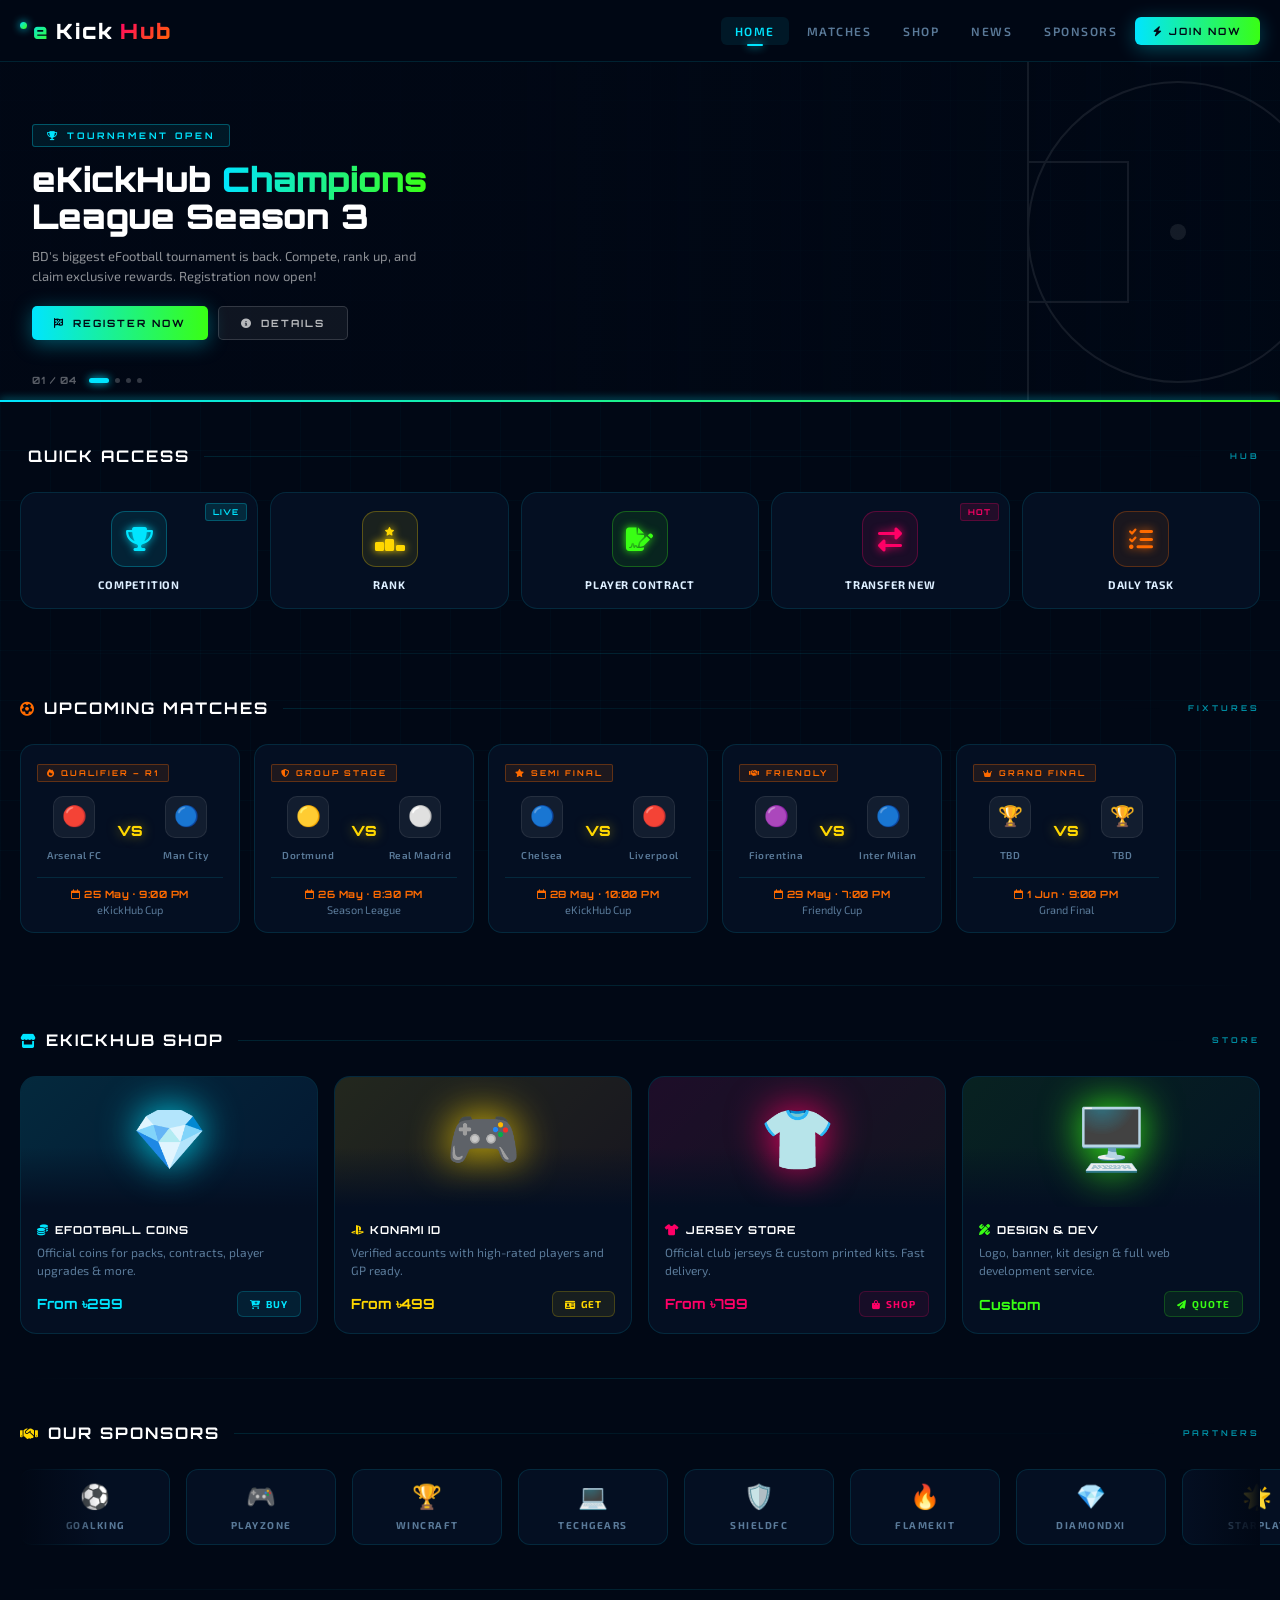
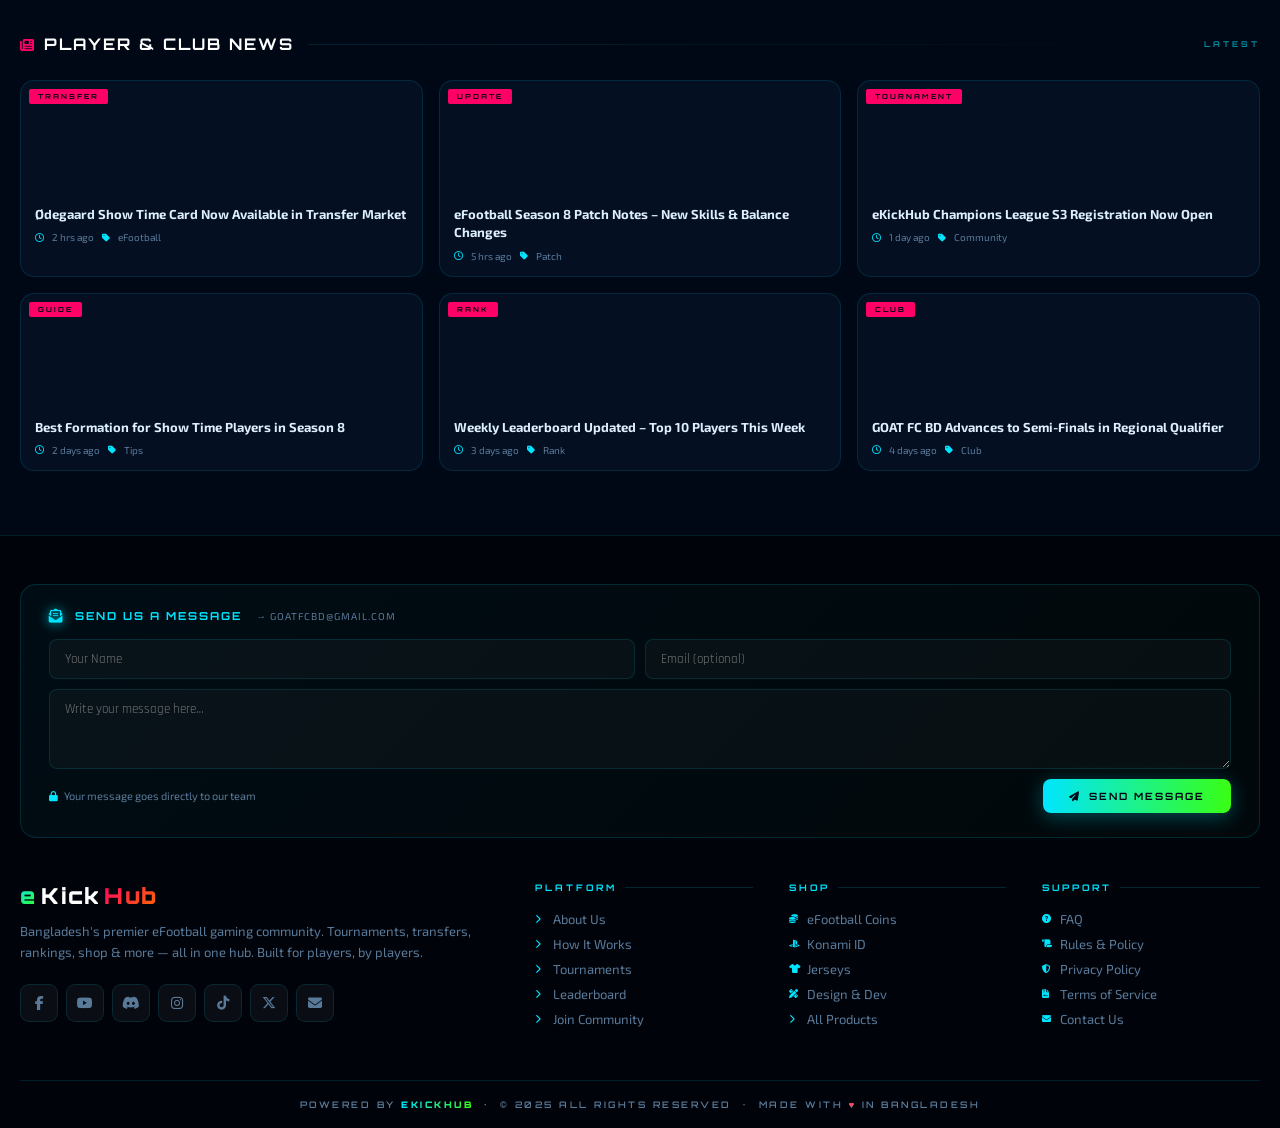
<file: index.html>
<!DOCTYPE html>
<html lang="en">
<head>
<meta charset="UTF-8">
<meta name="viewport" content="width=device-width, initial-scale=1.0">
<title>eKickHub – Your Football Gaming Hub</title>
<link href="https://fonts.googleapis.com/css2?family=Orbitron:wght@400;600;700;900&family=Rajdhani:wght@300;400;500;600;700&family=Exo+2:ital,wght@0,300;0,400;0,600;0,700;1,400&display=swap" rel="stylesheet">
<link rel="stylesheet" href="https://cdnjs.cloudflare.com/ajax/libs/font-awesome/6.5.1/css/all.min.css">
<style>
:root {
  --cyan: #00e5ff;
  --green: #39ff14;
  --pink: #ff0066;
  --orange: #ff6b00;
  --gold: #ffd700;
  --purple: #a855f7;
  --bg: #010815;
  --bg2: #040f22;
  --bg3: #071428;
  --card: rgba(255,255,255,0.03);
  --border: rgba(0,229,255,0.12);
  --txt: #ddeeff;
  --muted: #5a7a99;
  --font-display: 'Orbitron', sans-serif;
  --font-body: 'Rajdhani', sans-serif;
  --font-ui: 'Exo 2', sans-serif;
}
*{margin:0;padding:0;box-sizing:border-box}
html{scroll-behavior:smooth}
body{background:var(--bg);color:var(--txt);font-family:var(--font-body);overflow-x:hidden}

/* GLOBAL BG GRID */
body::before{
  content:'';position:fixed;inset:0;
  background-image:linear-gradient(rgba(0,229,255,.025) 1px,transparent 1px),linear-gradient(90deg,rgba(0,229,255,.025) 1px,transparent 1px);
  background-size:50px 50px;pointer-events:none;z-index:0
}

/* ─── HEADER ─── */
header{
  position:sticky;top:0;z-index:999;
  height:62px;padding:0 20px;
  display:flex;align-items:center;justify-content:space-between;
  background:rgba(1,8,21,.92);backdrop-filter:blur(24px);
  border-bottom:1px solid var(--border);
}
.logo{
  font-family:var(--font-display);font-size:21px;font-weight:900;
  letter-spacing:2px;text-decoration:none;display:flex;align-items:center;gap:6px
}
.logo-e{
  background:linear-gradient(135deg,var(--cyan),var(--green));
  -webkit-background-clip:text;-webkit-text-fill-color:transparent
}
.logo-kick{color:#fff}
.logo-hub{
  background:linear-gradient(135deg,var(--pink),var(--orange));
  -webkit-background-clip:text;-webkit-text-fill-color:transparent
}
.logo-dot{
  width:7px;height:7px;border-radius:50%;
  background:linear-gradient(135deg,var(--cyan),var(--green));
  display:inline-block;margin-bottom:10px;
  box-shadow:0 0 8px var(--cyan);animation:pulse 2s infinite
}
@keyframes pulse{0%,100%{opacity:1;transform:scale(1)}50%{opacity:.6;transform:scale(.8)}}

nav{display:flex;align-items:center;gap:4px}
nav a{
  font-family:var(--font-ui);font-size:12px;font-weight:600;
  letter-spacing:1.5px;text-transform:uppercase;color:var(--muted);
  text-decoration:none;padding:7px 14px;border-radius:6px;transition:all .25s
}
nav a:hover,nav a.active{color:var(--cyan);background:rgba(0,229,255,.08)}
nav a.active{position:relative}
nav a.active::after{
  content:'';position:absolute;bottom:-1px;left:50%;transform:translateX(-50%);
  width:16px;height:2px;background:var(--cyan);border-radius:2px;
  box-shadow:0 0 8px var(--cyan)
}
.nav-cta{
  font-family:var(--font-display);font-size:10px;font-weight:700;
  letter-spacing:2px;text-transform:uppercase;color:var(--bg)!important;
  background:linear-gradient(90deg,var(--cyan),var(--green))!important;
  padding:8px 18px!important;border-radius:6px!important;
  box-shadow:0 4px 20px rgba(0,229,255,.3)!important
}
.nav-cta:hover{transform:translateY(-1px);box-shadow:0 6px 28px rgba(0,229,255,.5)!important}
.hamburger{display:none;flex-direction:column;gap:5px;cursor:pointer;padding:6px}
.hamburger span{display:block;width:22px;height:2px;background:var(--cyan);border-radius:2px;transition:all .3s}
@media(max-width:780px){nav{display:none}.hamburger{display:flex}}

/* ─── MOBILE MENU ─── */
.mob-menu{
  display:none;position:fixed;inset:0;z-index:2000;
  background:rgba(1,8,21,.97);backdrop-filter:blur(30px);
  flex-direction:column;align-items:center;justify-content:center;gap:28px
}
.mob-menu.open{display:flex}
.mob-menu a{
  font-family:var(--font-display);font-size:20px;font-weight:700;
  letter-spacing:3px;text-transform:uppercase;color:var(--muted);text-decoration:none;transition:.3s
}
.mob-menu a:hover{color:var(--cyan)}
.mob-close{position:absolute;top:18px;right:18px;background:none;border:none;color:var(--cyan);font-size:24px;cursor:pointer}

/* ─── HERO SLIDER ─── */
.hero{position:relative;overflow:hidden;z-index:1;height:340px}
@media(max-width:600px){.hero{height:260px}}
.slides-wrap{display:flex;height:100%;transition:transform .65s cubic-bezier(.77,0,.175,1)}
.slide{
  min-width:100%;height:100%;position:relative;
  display:flex;align-items:center;padding:0 32px;
  overflow:hidden
}
.slide-img{
  position:absolute;inset:0;background-size:cover;background-position:center top;
  filter:brightness(.45) saturate(1.2)
}
.slide-overlay{
  position:absolute;inset:0;
  background:linear-gradient(90deg,rgba(1,8,21,.92) 40%,rgba(1,8,21,.2) 100%)
}
.slide-content{position:relative;z-index:2;max-width:540px}
.slide-pill{
  display:inline-flex;align-items:center;gap:7px;
  font-family:var(--font-display);font-size:9px;font-weight:700;
  letter-spacing:3px;text-transform:uppercase;
  padding:5px 14px;border-radius:3px;margin-bottom:14px;
  border:1px solid currentColor
}
.slide h2{
  font-family:var(--font-display);
  font-size:clamp(18px,3.5vw,34px);font-weight:900;
  color:#fff;line-height:1.1;margin-bottom:10px
}
.slide h2 em{
  font-style:normal;
  background:linear-gradient(90deg,var(--cyan),var(--green));
  -webkit-background-clip:text;-webkit-text-fill-color:transparent
}
.slide p{font-family:var(--font-ui);font-size:13px;color:rgba(255,255,255,.55);margin-bottom:20px;line-height:1.55;max-width:400px}
.slide-btns{display:flex;gap:10px;flex-wrap:wrap}
.btn{
  display:inline-flex;align-items:center;gap:8px;
  font-family:var(--font-display);font-size:10px;font-weight:700;
  letter-spacing:2px;text-transform:uppercase;
  padding:10px 22px;border-radius:5px;text-decoration:none;
  transition:all .3s;cursor:pointer;border:none
}
.btn-primary{
  color:var(--bg);
  background:linear-gradient(90deg,var(--cyan),var(--green));
  box-shadow:0 4px 20px rgba(0,229,255,.35)
}
.btn-primary:hover{transform:translateY(-2px);box-shadow:0 8px 32px rgba(0,229,255,.5)}
.btn-ghost{
  color:rgba(255,255,255,.7);background:rgba(255,255,255,.06);
  border:1px solid rgba(255,255,255,.15)
}
.btn-ghost:hover{color:#fff;background:rgba(255,255,255,.12);border-color:rgba(255,255,255,.3)}

/* slide counter + dots */
.slider-ui{
  position:absolute;bottom:16px;left:32px;
  display:flex;align-items:center;gap:12px;z-index:5
}
.slide-counter{
  font-family:var(--font-display);font-size:10px;font-weight:700;
  color:rgba(255,255,255,.35);letter-spacing:1px
}
.dots{display:flex;gap:6px}
.dot{
  width:5px;height:5px;border-radius:50%;
  background:rgba(255,255,255,.2);cursor:pointer;transition:all .3s
}
.dot.active{
  background:var(--cyan);width:20px;border-radius:3px;
  box-shadow:0 0 8px var(--cyan)
}
/* progress bar */
.slide-prog{
  position:absolute;bottom:0;left:0;height:2px;
  background:linear-gradient(90deg,var(--cyan),var(--green));
  z-index:5;transition:width .1s linear;box-shadow:0 0 8px var(--cyan)
}

/* ─── SECTIONS WRAPPER ─── */
.wrap{max-width:1280px;margin:0 auto;padding:0 20px}
section{position:relative;z-index:1;padding:44px 0}
.sec-head{display:flex;align-items:center;gap:14px;margin-bottom:26px;padding:0 20px}
.sec-head h3{
  font-family:var(--font-display);font-size:clamp(12px,2vw,16px);
  font-weight:700;letter-spacing:2px;text-transform:uppercase;color:#fff;
  white-space:nowrap
}
.sec-line{flex:1;height:1px;background:linear-gradient(90deg,var(--border),transparent)}
.sec-tag{
  font-family:var(--font-display);font-size:8px;font-weight:700;
  letter-spacing:3px;color:var(--cyan);opacity:.6;white-space:nowrap;
  text-transform:uppercase
}
.sep{height:1px;background:linear-gradient(90deg,transparent,var(--border),transparent);margin:0 20px}

/* ─── QUICK ACCESS ─── */
.quick-grid{
  display:grid;
  grid-template-columns:repeat(5,1fr);
  gap:12px;padding:0 20px
}
@media(max-width:900px){.quick-grid{grid-template-columns:repeat(3,1fr)}}
@media(max-width:500px){.quick-grid{grid-template-columns:repeat(2,1fr);gap:10px}}

.qcard{
  position:relative;overflow:hidden;
  background:var(--bg2);
  border:1px solid var(--border);
  border-radius:16px;padding:18px 12px 16px;
  display:flex;flex-direction:column;align-items:center;gap:11px;
  cursor:pointer;transition:all .3s;text-decoration:none
}
.qcard::before{
  content:'';position:absolute;inset:0;
  background:var(--qglow,rgba(0,229,255,.05));opacity:0;transition:.3s;border-radius:16px
}
.qcard::after{
  content:'';position:absolute;
  inset:-1px;border-radius:16px;
  background:linear-gradient(135deg,var(--qa,var(--cyan)) 0%,transparent 60%);
  opacity:0;transition:.3s;z-index:0
}
.qcard:hover::before{opacity:1}
.qcard:hover::after{opacity:.15}
.qcard:hover{transform:translateY(-5px);border-color:var(--qa,var(--cyan));box-shadow:0 12px 40px var(--qglow,rgba(0,229,255,.2))}

.qi{
  width:56px;height:56px;border-radius:14px;
  background:var(--qibg,rgba(0,229,255,.08));
  border:1px solid var(--qiborder,rgba(0,229,255,.25));
  display:flex;align-items:center;justify-content:center;
  font-size:24px;color:var(--qa,var(--cyan));
  position:relative;z-index:1;transition:.3s
}
.qcard:hover .qi{box-shadow:0 0 20px var(--qglow,rgba(0,229,255,.3))}
.qi i{filter:drop-shadow(0 0 4px currentColor)}

.qlabel{
  font-family:var(--font-ui);font-size:11px;font-weight:700;
  letter-spacing:.8px;text-transform:uppercase;
  color:var(--txt);text-align:center;
  position:relative;z-index:1;line-height:1.3
}
.qbadge{
  position:absolute;top:10px;right:10px;
  font-family:var(--font-display);font-size:8px;font-weight:700;
  letter-spacing:1px;text-transform:uppercase;
  padding:3px 7px;border-radius:3px;z-index:2
}

/* ─── UPCOMING MATCHES ─── */
.matches-scroll{
  display:flex;gap:14px;overflow-x:auto;padding:0 20px 8px;
  scrollbar-width:thin;scrollbar-color:var(--cyan) transparent
}
.matches-scroll::-webkit-scrollbar{height:3px}
.matches-scroll::-webkit-scrollbar-thumb{background:var(--cyan);border-radius:2px}

.mcard{
  min-width:220px;background:var(--bg2);border:1px solid var(--border);
  border-radius:14px;padding:16px;flex-shrink:0;transition:all .3s;position:relative;overflow:hidden
}
.mcard::before{
  content:'';position:absolute;top:0;left:0;right:0;height:2px;
  background:linear-gradient(90deg,var(--orange),var(--pink));opacity:0;transition:.3s
}
.mcard:hover{transform:translateY(-4px);border-color:rgba(255,107,0,.4);box-shadow:0 10px 30px rgba(255,107,0,.15)}
.mcard:hover::before{opacity:1}
.mbadge{
  display:inline-flex;align-items:center;gap:5px;
  font-family:var(--font-display);font-size:8px;font-weight:700;
  letter-spacing:2px;text-transform:uppercase;
  color:var(--orange);background:rgba(255,107,0,.1);
  border:1px solid rgba(255,107,0,.3);padding:3px 9px;border-radius:2px;margin-bottom:14px
}
.mbadge i{font-size:8px}
.mteams{display:flex;align-items:center;justify-content:space-between;margin-bottom:12px}
.mteam{text-align:center;flex:1}
.mteam-icon{
  width:42px;height:42px;border-radius:10px;
  background:rgba(255,255,255,.06);border:1px solid rgba(255,255,255,.08);
  display:flex;align-items:center;justify-content:center;
  font-size:20px;margin:0 auto 6px
}
.mteam span{font-family:var(--font-ui);font-size:10px;font-weight:600;color:var(--muted);letter-spacing:.5px}
.mvs{
  font-family:var(--font-display);font-size:14px;font-weight:900;
  color:var(--gold);padding:0 6px;
  text-shadow:0 0 12px rgba(255,215,0,.5)
}
.mtime{
  text-align:center;font-family:var(--font-ui);font-size:11px;color:var(--muted);
  border-top:1px solid var(--border);padding-top:10px;display:flex;flex-direction:column;gap:3px
}
.mtime strong{color:var(--orange);font-family:var(--font-display);font-size:10px;letter-spacing:.5px}

/* ─── SHOP ─── */
.shop-grid{
  display:grid;grid-template-columns:repeat(4,1fr);gap:16px;padding:0 20px
}
@media(max-width:900px){.shop-grid{grid-template-columns:repeat(2,1fr)}}
@media(max-width:480px){.shop-grid{grid-template-columns:repeat(2,1fr);gap:10px}}

.scard{
  background:var(--bg2);border:1px solid var(--border);
  border-radius:16px;overflow:hidden;transition:all .35s;text-decoration:none;display:block
}
.scard:hover{transform:translateY(-7px);border-color:var(--sa,var(--cyan));box-shadow:0 16px 50px var(--sg,rgba(0,229,255,.18))}
.sthumb{
  height:130px;display:flex;align-items:center;justify-content:center;
  background:var(--sbg);position:relative;overflow:hidden
}
.sthumb::after{
  content:'';position:absolute;bottom:0;left:0;right:0;height:60px;
  background:linear-gradient(transparent,var(--bg2))
}
.sthumb-icon{font-size:60px;filter:drop-shadow(0 0 20px var(--sa,var(--cyan)));z-index:1}
.sbody{padding:16px}
.sbody h4{
  font-family:var(--font-display);font-size:11px;font-weight:700;
  color:#fff;margin-bottom:6px;letter-spacing:1px;text-transform:uppercase
}
.sbody p{font-family:var(--font-ui);font-size:12px;color:var(--muted);margin-bottom:12px;line-height:1.5}
.s-footer{display:flex;align-items:center;justify-content:space-between}
.sprice{
  font-family:var(--font-display);font-size:14px;font-weight:700;
  color:var(--sa,var(--cyan))
}
.sbtn{
  display:inline-flex;align-items:center;gap:5px;
  font-family:var(--font-ui);font-size:10px;font-weight:700;
  letter-spacing:1px;text-transform:uppercase;
  color:var(--sa,var(--cyan));background:rgba(0,229,255,.08);
  border:1px solid rgba(0,229,255,.2);padding:6px 12px;border-radius:6px;
  text-decoration:none;transition:all .3s
}
.sbtn:hover{background:rgba(0,229,255,.15);border-color:var(--sa,var(--cyan))}
.sbtn i{font-size:9px}

/* ─── SPONSORS ─── */
.sponsors-wrap{overflow:hidden;position:relative;padding:0 20px}
.sponsors-wrap::before,.sponsors-wrap::after{
  content:'';position:absolute;top:0;bottom:0;width:80px;z-index:2;pointer-events:none
}
.sponsors-wrap::before{left:20px;background:linear-gradient(90deg,var(--bg),transparent)}
.sponsors-wrap::after{right:20px;background:linear-gradient(270deg,var(--bg),transparent)}
.sponsors-inner{display:flex;gap:16px;animation:scrollS 22s linear infinite;width:max-content}
@keyframes scrollS{0%{transform:translateX(0)}100%{transform:translateX(-50%)}}
.sp-item{
  min-width:150px;height:76px;background:var(--bg2);
  border:1px solid var(--border);border-radius:12px;
  display:flex;flex-direction:column;align-items:center;justify-content:center;
  gap:6px;padding:10px 18px;transition:all .3s;flex-shrink:0
}
.sp-item:hover{border-color:var(--gold);box-shadow:0 4px 20px rgba(255,215,0,.15);transform:translateY(-3px)}
.sp-logo{font-size:24px}
.sp-name{font-family:var(--font-ui);font-size:10px;font-weight:700;color:var(--muted);letter-spacing:1.5px;text-transform:uppercase}

/* ─── NEWS ─── */
.news-grid{
  display:grid;grid-template-columns:repeat(3,1fr);gap:16px;padding:0 20px
}
@media(max-width:768px){.news-grid{grid-template-columns:1fr 1fr}}
@media(max-width:480px){.news-grid{grid-template-columns:1fr}}

.ncard{
  background:var(--bg2);border:1px solid var(--border);
  border-radius:14px;overflow:hidden;transition:all .3s;text-decoration:none;cursor:pointer
}
.ncard:hover{transform:translateY(-4px);border-color:rgba(255,0,102,.4);box-shadow:0 10px 32px rgba(255,0,102,.12)}
.nthumb{
  height:110px;display:flex;align-items:center;justify-content:center;
  font-size:44px;position:relative;overflow:hidden;
  background:linear-gradient(135deg,rgba(255,0,102,.1),rgba(255,107,0,.08))
}
.ncat{
  position:absolute;top:8px;left:8px;
  font-family:var(--font-display);font-size:7px;font-weight:700;
  letter-spacing:2px;text-transform:uppercase;
  color:var(--bg);background:var(--pink);padding:3px 9px;border-radius:2px
}
.nbody{padding:14px}
.nbody h4{
  font-family:var(--font-ui);font-size:13px;font-weight:700;
  color:var(--txt);margin-bottom:8px;line-height:1.4
}
.nmeta{
  display:flex;align-items:center;gap:8px;
  font-family:var(--font-ui);font-size:10px;color:var(--muted)
}
.nmeta i{font-size:9px;color:var(--cyan)}

/* ─── FOOTER ─── */
footer{
  background:rgba(0,0,0,.5);border-top:1px solid var(--border);
  position:relative;z-index:1;margin-top:20px
}
.footer-inner{max-width:1280px;margin:0 auto;padding:48px 20px 0}

/* contact */
.contact-box{
  background:linear-gradient(135deg,rgba(0,229,255,.04),rgba(57,255,20,.02));
  border:1px solid rgba(0,229,255,.15);border-radius:16px;
  padding:24px 28px;margin-bottom:44px
}
.contact-title{
  font-family:var(--font-display);font-size:11px;font-weight:700;
  letter-spacing:2px;text-transform:uppercase;color:var(--cyan);
  margin-bottom:16px;display:flex;align-items:center;gap:10px
}
.contact-title i{font-size:14px;filter:drop-shadow(0 0 6px var(--cyan))}
.cform{display:grid;grid-template-columns:1fr 1fr;gap:10px}
@media(max-width:600px){.cform{grid-template-columns:1fr}}
.cform input,.cform textarea{
  background:rgba(255,255,255,.03);
  border:1px solid rgba(0,229,255,.12);border-radius:8px;
  padding:11px 15px;color:var(--txt);
  font-family:var(--font-body);font-size:13px;outline:none;transition:.3s
}
.cform input:focus,.cform textarea:focus{border-color:var(--cyan);background:rgba(0,229,255,.04)}
.cform textarea{grid-column:1/-1;min-height:80px;resize:vertical}
.cform-row{grid-column:1/-1;display:flex;align-items:center;justify-content:space-between;flex-wrap:wrap;gap:10px}
.mail-note{font-family:var(--font-ui);font-size:11px;color:var(--muted);display:flex;align-items:center;gap:6px}
.mail-note i{color:var(--cyan);font-size:10px}
.cform button{
  font-family:var(--font-display);font-size:10px;font-weight:700;
  letter-spacing:2px;text-transform:uppercase;color:var(--bg);
  background:linear-gradient(90deg,var(--cyan),var(--green));
  border:none;padding:11px 26px;border-radius:8px;cursor:pointer;
  transition:all .3s;display:flex;align-items:center;gap:8px;
  box-shadow:0 4px 20px rgba(0,229,255,.3)
}
.cform button:hover{transform:translateY(-2px);box-shadow:0 8px 30px rgba(0,229,255,.45)}

/* footer grid */
.footer-grid{
  display:grid;grid-template-columns:2.2fr 1fr 1fr 1fr;gap:36px;margin-bottom:44px
}
@media(max-width:768px){.footer-grid{grid-template-columns:1fr 1fr;gap:28px}}
@media(max-width:480px){.footer-grid{grid-template-columns:1fr;gap:24px}}

.f-logo{
  font-family:var(--font-display);font-size:22px;font-weight:900;
  letter-spacing:2px;margin-bottom:12px;display:flex;align-items:center;gap:4px
}
.f-desc{font-family:var(--font-ui);font-size:13px;color:var(--muted);line-height:1.65;margin-bottom:20px}
.socials{display:flex;gap:8px;flex-wrap:wrap}
.soc{
  width:38px;height:38px;border-radius:9px;
  background:rgba(255,255,255,.04);border:1px solid var(--border);
  display:flex;align-items:center;justify-content:center;
  color:var(--muted);font-size:14px;text-decoration:none;transition:all .3s
}
.soc:hover{background:rgba(0,229,255,.1);border-color:var(--cyan);color:var(--cyan);transform:translateY(-3px);box-shadow:0 6px 18px rgba(0,229,255,.2)}

.fcol h5{
  font-family:var(--font-display);font-size:9px;font-weight:700;
  letter-spacing:3px;text-transform:uppercase;color:var(--cyan);
  margin-bottom:18px;display:flex;align-items:center;gap:8px
}
.fcol h5::after{content:'';flex:1;height:1px;background:rgba(0,229,255,.15)}
.fcol ul{list-style:none}
.fcol ul li{margin-bottom:9px}
.fcol ul li a{
  font-family:var(--font-ui);font-size:13px;color:var(--muted);
  text-decoration:none;transition:.25s;display:flex;align-items:center;gap:8px
}
.fcol ul li a:hover{color:var(--txt);padding-left:4px}
.fcol ul li a i{font-size:9px;color:var(--cyan);width:10px}

.footer-bottom{
  border-top:1px solid var(--border);padding:18px 0;
  display:flex;align-items:center;justify-content:center
}
.footer-bottom p{
  font-family:var(--font-display);font-size:9px;font-weight:600;
  letter-spacing:2.5px;color:var(--muted);text-transform:uppercase;text-align:center
}
.footer-bottom span{
  background:linear-gradient(90deg,var(--cyan),var(--green));
  -webkit-background-clip:text;-webkit-text-fill-color:transparent;font-weight:900
}

/* ─── TOAST ─── */
#toast{
  position:fixed;bottom:24px;right:24px;z-index:9999;
  background:rgba(1,8,21,.97);border:1px solid var(--green);border-radius:10px;
  padding:14px 20px;font-family:var(--font-ui);font-size:13px;
  color:var(--green);display:none;align-items:center;gap:10px;
  box-shadow:0 8px 32px rgba(57,255,20,.25);max-width:290px;animation:tin .4s ease
}
#toast.show{display:flex}
@keyframes tin{from{transform:translateX(80px);opacity:0}to{transform:translateX(0);opacity:1}}

/* pitch bg for slides */
.pitch-bg{
  position:absolute;inset:0;overflow:hidden
}
.pitch-lines{
  position:absolute;bottom:0;right:0;width:55%;height:100%;
  opacity:.08
}
</style>
</head>
<body>

<!-- ░░ HEADER ░░ -->
<header>
  <a href="#" class="logo">
    <div class="logo-dot"></div>
    <span class="logo-e">e</span><span class="logo-kick">Kick</span><span class="logo-hub">Hub</span>
  </a>
  <nav>
    <a href="#" class="active">Home</a>
    <a href="#matches">Matches</a>
    <a href="#shop">Shop</a>
    <a href="#news">News</a>
    <a href="#sponsors">Sponsors</a>
    <a href="#contact" class="nav-cta"><i class="fa-solid fa-bolt"></i> Join Now</a>
  </nav>
  <div class="hamburger" onclick="toggleMenu()">
    <span></span><span></span><span></span>
  </div>
</header>

<!-- ░░ MOBILE MENU ░░ -->
<div class="mob-menu" id="mobMenu">
  <button class="mob-close" onclick="toggleMenu()"><i class="fa-solid fa-xmark"></i></button>
  <a href="#" onclick="toggleMenu()">Home</a>
  <a href="#matches" onclick="toggleMenu()">Matches</a>
  <a href="#shop" onclick="toggleMenu()">Shop</a>
  <a href="#news" onclick="toggleMenu()">News</a>
  <a href="#sponsors" onclick="toggleMenu()">Sponsors</a>
  <a href="#contact" onclick="toggleMenu()" class="btn btn-primary" style="font-size:13px"><i class="fa-solid fa-bolt"></i> Join Now</a>
</div>

<!-- ░░ HERO SLIDER ░░ -->
<div class="hero">
  <div class="slides-wrap" id="slidesWrap">

    <!-- SLIDE 1 – Tournament -->
    <div class="slide">
      <div class="slide-img" style="background-image:url('https://images.unsplash.com/photo-1574629810360-7efbbe195018?w=1400&q=80')"></div>
      <div class="slide-overlay"></div>
      <div class="pitch-bg">
        <svg class="pitch-lines" viewBox="0 0 500 340" fill="none" xmlns="http://www.w3.org/2000/svg">
          <circle cx="500" cy="170" r="150" stroke="white" stroke-width="2"/>
          <line x1="350" y1="0" x2="350" y2="340" stroke="white" stroke-width="2"/>
          <rect x="350" y="100" width="100" height="140" stroke="white" stroke-width="2"/>
          <circle cx="500" cy="170" r="8" fill="white"/>
        </svg>
      </div>
      <div class="slide-content">
        <div class="slide-pill" style="color:var(--cyan);border-color:rgba(0,229,255,.3);background:rgba(0,229,255,.08)">
          <i class="fa-solid fa-trophy"></i> Tournament Open
        </div>
        <h2>eKickHub <em>Champions</em><br>League Season 3</h2>
        <p>BD's biggest eFootball tournament is back. Compete, rank up, and claim exclusive rewards. Registration now open!</p>
        <div class="slide-btns">
          <a href="#" class="btn btn-primary"><i class="fa-solid fa-flag-checkered"></i> Register Now</a>
          <a href="#" class="btn btn-ghost"><i class="fa-solid fa-circle-info"></i> Details</a>
        </div>
      </div>
    </div>

    <!-- SLIDE 2 – Sponsor -->
    <div class="slide">
      <div class="slide-img" style="background-image:url('https://images.unsplash.com/photo-1551958219-acbc560f5c37?w=1400&q=80')"></div>
      <div class="slide-overlay" style="background:linear-gradient(90deg,rgba(1,8,21,.92) 40%,rgba(1,8,21,.15) 100%)"></div>
      <div class="slide-content">
        <div class="slide-pill" style="color:var(--gold);border-color:rgba(255,215,0,.3);background:rgba(255,215,0,.07)">
          <i class="fa-solid fa-handshake"></i> New Partner
        </div>
        <h2>Welcome <em style="background:linear-gradient(90deg,var(--gold),var(--orange));-webkit-background-clip:text">GoalKing</em><br>Official Sponsor</h2>
        <p>We're proud to announce GoalKing as our new official sponsor. Bigger prize pools, exclusive kits & more coming soon.</p>
        <div class="slide-btns">
          <a href="#sponsors" class="btn btn-primary" style="background:linear-gradient(90deg,var(--gold),var(--orange))"><i class="fa-solid fa-star"></i> View Sponsors</a>
          <a href="#" class="btn btn-ghost"><i class="fa-solid fa-newspaper"></i> Read More</a>
        </div>
      </div>
    </div>

    <!-- SLIDE 3 – eFootball Cards -->
    <div class="slide">
      <div class="slide-img" style="background-image:url('https://images.unsplash.com/photo-1596166538443-ce7e7a5ead8f?w=1400&q=80')"></div>
      <div class="slide-overlay" style="background:linear-gradient(90deg,rgba(1,8,21,.93) 40%,rgba(1,8,21,.1) 100%)"></div>
      <div class="slide-content">
        <div class="slide-pill" style="color:var(--pink);border-color:rgba(255,0,102,.3);background:rgba(255,0,102,.08)">
          <i class="fa-solid fa-gamepad"></i> Show Time
        </div>
        <h2><em style="background:linear-gradient(90deg,var(--pink),var(--orange));-webkit-background-clip:text">Show Time</em><br>Cards Available</h2>
        <p>Top season performers now live. Grab Ødegaard, Mbappé & more before the event ends in 6 days!</p>
        <div class="slide-btns">
          <a href="#shop" class="btn btn-primary" style="background:linear-gradient(90deg,var(--pink),var(--orange))"><i class="fa-solid fa-cart-shopping"></i> Visit Shop</a>
          <a href="#" class="btn btn-ghost"><i class="fa-solid fa-eye"></i> Preview</a>
        </div>
      </div>
    </div>

    <!-- SLIDE 4 – Jersey -->
    <div class="slide">
      <div class="slide-img" style="background-image:url('https://images.unsplash.com/photo-1606925797300-0b35e9d1794e?w=1400&q=80')"></div>
      <div class="slide-overlay"></div>
      <div class="slide-content">
        <div class="slide-pill" style="color:var(--green);border-color:rgba(57,255,20,.3);background:rgba(57,255,20,.07)">
          <i class="fa-solid fa-shirt"></i> New Arrivals
        </div>
        <h2>Custom <em style="background:linear-gradient(90deg,var(--green),var(--cyan));-webkit-background-clip:text">Jerseys</em><br>Now Available</h2>
        <p>Design your club's official kit or order premium football jerseys. Fast delivery across Bangladesh.</p>
        <div class="slide-btns">
          <a href="#shop" class="btn btn-primary" style="background:linear-gradient(90deg,var(--green),var(--cyan))"><i class="fa-solid fa-shirt"></i> Order Jersey</a>
          <a href="#" class="btn btn-ghost"><i class="fa-solid fa-palette"></i> Custom Design</a>
        </div>
      </div>
    </div>

  </div>

  <!-- slider UI -->
  <div class="slider-ui">
    <span class="slide-counter" id="counter">01 / 04</span>
    <div class="dots" id="dots">
      <div class="dot active" onclick="goSlide(0)"></div>
      <div class="dot" onclick="goSlide(1)"></div>
      <div class="dot" onclick="goSlide(2)"></div>
      <div class="dot" onclick="goSlide(3)"></div>
    </div>
  </div>
  <div class="slide-prog" id="prog" style="width:0%"></div>
</div>

<!-- ░░ QUICK ACCESS ░░ -->
<section>
  <div class="sec-head">
    <h3><i class="fa-solid fa-grid-2" style="color:var(--cyan);margin-right:8px;font-size:14px"></i>Quick Access</h3>
    <div class="sec-line"></div>
    <span class="sec-tag">Hub</span>
  </div>
  <div class="quick-grid">

    <a href="#" class="qcard" style="--qa:var(--cyan);--qibg:rgba(0,229,255,.09);--qiborder:rgba(0,229,255,.28);--qglow:rgba(0,229,255,.22)">
      <div class="qbadge" style="color:var(--cyan);background:rgba(0,229,255,.12);border:1px solid rgba(0,229,255,.25)">Live</div>
      <div class="qi"><i class="fa-solid fa-trophy"></i></div>
      <span class="qlabel">Competition</span>
    </a>

    <a href="#" class="qcard" style="--qa:var(--gold);--qibg:rgba(255,215,0,.09);--qiborder:rgba(255,215,0,.28);--qglow:rgba(255,215,0,.22)">
      <div class="qi" style="color:var(--gold)"><i class="fa-solid fa-ranking-star"></i></div>
      <span class="qlabel">Rank</span>
    </a>

    <a href="#" class="qcard" style="--qa:var(--green);--qibg:rgba(57,255,20,.09);--qiborder:rgba(57,255,20,.28);--qglow:rgba(57,255,20,.22)">
      <div class="qi" style="color:var(--green)"><i class="fa-solid fa-file-signature"></i></div>
      <span class="qlabel">Player Contract</span>
    </a>

    <a href="#" class="qcard" style="--qa:var(--pink);--qibg:rgba(255,0,102,.09);--qiborder:rgba(255,0,102,.28);--qglow:rgba(255,0,102,.22)">
      <div class="qbadge" style="color:var(--pink);background:rgba(255,0,102,.12);border:1px solid rgba(255,0,102,.25)">Hot</div>
      <div class="qi" style="color:var(--pink)"><i class="fa-solid fa-right-left"></i></div>
      <span class="qlabel">Transfer New</span>
    </a>

    <a href="#" class="qcard" style="--qa:var(--orange);--qibg:rgba(255,107,0,.09);--qiborder:rgba(255,107,0,.28);--qglow:rgba(255,107,0,.22)">
      <div class="qi" style="color:var(--orange)"><i class="fa-solid fa-list-check"></i></div>
      <span class="qlabel">Daily Task</span>
    </a>

  </div>
</section>

<div class="sep"></div>

<!-- ░░ UPCOMING MATCHES ░░ -->
<section id="matches">
  <div class="sec-head">
    <h3><i class="fa-solid fa-futbol" style="color:var(--orange);margin-right:8px;font-size:14px"></i>Upcoming Matches</h3>
    <div class="sec-line"></div>
    <span class="sec-tag">Fixtures</span>
  </div>
  <div class="matches-scroll">

    <div class="mcard">
      <div class="mbadge"><i class="fa-solid fa-fire"></i> Qualifier – R1</div>
      <div class="mteams">
        <div class="mteam"><div class="mteam-icon">🔴</div><span>Arsenal FC</span></div>
        <div class="mvs">VS</div>
        <div class="mteam"><div class="mteam-icon">🔵</div><span>Man City</span></div>
      </div>
      <div class="mtime"><strong><i class="fa-regular fa-calendar"></i> 25 May · 9:00 PM</strong><span>eKickHub Cup</span></div>
    </div>

    <div class="mcard">
      <div class="mbadge"><i class="fa-solid fa-shield-halved"></i> Group Stage</div>
      <div class="mteams">
        <div class="mteam"><div class="mteam-icon">🟡</div><span>Dortmund</span></div>
        <div class="mvs">VS</div>
        <div class="mteam"><div class="mteam-icon">⚪</div><span>Real Madrid</span></div>
      </div>
      <div class="mtime"><strong><i class="fa-regular fa-calendar"></i> 26 May · 8:30 PM</strong><span>Season League</span></div>
    </div>

    <div class="mcard">
      <div class="mbadge"><i class="fa-solid fa-star"></i> Semi Final</div>
      <div class="mteams">
        <div class="mteam"><div class="mteam-icon">🔵</div><span>Chelsea</span></div>
        <div class="mvs">VS</div>
        <div class="mteam"><div class="mteam-icon">🔴</div><span>Liverpool</span></div>
      </div>
      <div class="mtime"><strong><i class="fa-regular fa-calendar"></i> 28 May · 10:00 PM</strong><span>eKickHub Cup</span></div>
    </div>

    <div class="mcard">
      <div class="mbadge"><i class="fa-solid fa-handshake"></i> Friendly</div>
      <div class="mteams">
        <div class="mteam"><div class="mteam-icon">🟣</div><span>Fiorentina</span></div>
        <div class="mvs">VS</div>
        <div class="mteam"><div class="mteam-icon">🔵</div><span>Inter Milan</span></div>
      </div>
      <div class="mtime"><strong><i class="fa-regular fa-calendar"></i> 29 May · 7:00 PM</strong><span>Friendly Cup</span></div>
    </div>

    <div class="mcard">
      <div class="mbadge"><i class="fa-solid fa-crown"></i> Grand Final</div>
      <div class="mteams">
        <div class="mteam"><div class="mteam-icon">🏆</div><span>TBD</span></div>
        <div class="mvs">VS</div>
        <div class="mteam"><div class="mteam-icon">🏆</div><span>TBD</span></div>
      </div>
      <div class="mtime"><strong><i class="fa-regular fa-calendar"></i> 1 Jun · 9:00 PM</strong><span>Grand Final</span></div>
    </div>

  </div>
</section>

<div class="sep"></div>

<!-- ░░ SHOP ░░ -->
<section id="shop">
  <div class="sec-head">
    <h3><i class="fa-solid fa-store" style="color:var(--cyan);margin-right:8px;font-size:14px"></i>eKickHub Shop</h3>
    <div class="sec-line"></div>
    <span class="sec-tag">Store</span>
  </div>
  <div class="shop-grid">

    <a href="#" class="scard" style="--sa:var(--cyan);--sg:rgba(0,229,255,.2);--sbg:linear-gradient(135deg,rgba(0,229,255,.12),rgba(0,100,180,.1))">
      <div class="sthumb"><span class="sthumb-icon">💎</span></div>
      <div class="sbody">
        <h4><i class="fa-solid fa-coins" style="color:var(--cyan);margin-right:6px"></i>eFootball Coins</h4>
        <p>Official coins for packs, contracts, player upgrades & more.</p>
        <div class="s-footer">
          <span class="sprice">From ৳299</span>
          <span class="sbtn"><i class="fa-solid fa-cart-plus"></i> Buy</span>
        </div>
      </div>
    </a>

    <a href="#" class="scard" style="--sa:var(--gold);--sg:rgba(255,215,0,.2);--sbg:linear-gradient(135deg,rgba(255,215,0,.12),rgba(255,107,0,.08))">
      <div class="sthumb"><span class="sthumb-icon">🎮</span></div>
      <div class="sbody">
        <h4><i class="fa-brands fa-playstation" style="color:var(--gold);margin-right:6px"></i>Konami ID</h4>
        <p>Verified accounts with high-rated players and GP ready.</p>
        <div class="s-footer">
          <span class="sprice" style="color:var(--gold)">From ৳499</span>
          <span class="sbtn" style="color:var(--gold);background:rgba(255,215,0,.08);border-color:rgba(255,215,0,.2)"><i class="fa-solid fa-id-card"></i> Get</span>
        </div>
      </div>
    </a>

    <a href="#" class="scard" style="--sa:var(--pink);--sg:rgba(255,0,102,.2);--sbg:linear-gradient(135deg,rgba(255,0,102,.1),rgba(255,107,0,.06))">
      <div class="sthumb"><span class="sthumb-icon">👕</span></div>
      <div class="sbody">
        <h4><i class="fa-solid fa-shirt" style="color:var(--pink);margin-right:6px"></i>Jersey Store</h4>
        <p>Official club jerseys & custom printed kits. Fast delivery.</p>
        <div class="s-footer">
          <span class="sprice" style="color:var(--pink)">From ৳799</span>
          <span class="sbtn" style="color:var(--pink);background:rgba(255,0,102,.08);border-color:rgba(255,0,102,.2)"><i class="fa-solid fa-bag-shopping"></i> Shop</span>
        </div>
      </div>
    </a>

    <a href="#" class="scard" style="--sa:var(--green);--sg:rgba(57,255,20,.2);--sbg:linear-gradient(135deg,rgba(57,255,20,.08),rgba(0,100,60,.08))">
      <div class="sthumb"><span class="sthumb-icon">🖥️</span></div>
      <div class="sbody">
        <h4><i class="fa-solid fa-pen-ruler" style="color:var(--green);margin-right:6px"></i>Design & Dev</h4>
        <p>Logo, banner, kit design & full web development service.</p>
        <div class="s-footer">
          <span class="sprice" style="color:var(--green)">Custom</span>
          <span class="sbtn" style="color:var(--green);background:rgba(57,255,20,.08);border-color:rgba(57,255,20,.2)"><i class="fa-solid fa-paper-plane"></i> Quote</span>
        </div>
      </div>
    </a>

  </div>
</section>

<div class="sep"></div>

<!-- ░░ SPONSORS ░░ -->
<section id="sponsors">
  <div class="sec-head">
    <h3><i class="fa-solid fa-handshake" style="color:var(--gold);margin-right:8px;font-size:14px"></i>Our Sponsors</h3>
    <div class="sec-line"></div>
    <span class="sec-tag">Partners</span>
  </div>
  <div class="sponsors-wrap">
    <div class="sponsors-inner">
      <div class="sp-item"><div class="sp-logo">⚽</div><span class="sp-name">GoalKing</span></div>
      <div class="sp-item"><div class="sp-logo">🎮</div><span class="sp-name">PlayZone</span></div>
      <div class="sp-item"><div class="sp-logo">🏆</div><span class="sp-name">WinCraft</span></div>
      <div class="sp-item"><div class="sp-logo">💻</div><span class="sp-name">TechGears</span></div>
      <div class="sp-item"><div class="sp-logo">🛡️</div><span class="sp-name">ShieldFC</span></div>
      <div class="sp-item"><div class="sp-logo">🔥</div><span class="sp-name">FlameKit</span></div>
      <div class="sp-item"><div class="sp-logo">💎</div><span class="sp-name">DiamondXI</span></div>
      <div class="sp-item"><div class="sp-logo">🌟</div><span class="sp-name">StarPlay</span></div>
      <!-- duplicate -->
      <div class="sp-item"><div class="sp-logo">⚽</div><span class="sp-name">GoalKing</span></div>
      <div class="sp-item"><div class="sp-logo">🎮</div><span class="sp-name">PlayZone</span></div>
      <div class="sp-item"><div class="sp-logo">🏆</div><span class="sp-name">WinCraft</span></div>
      <div class="sp-item"><div class="sp-logo">💻</div><span class="sp-name">TechGears</span></div>
      <div class="sp-item"><div class="sp-logo">🛡️</div><span class="sp-name">ShieldFC</span></div>
      <div class="sp-item"><div class="sp-logo">🔥</div><span class="sp-name">FlameKit</span></div>
      <div class="sp-item"><div class="sp-logo">💎</div><span class="sp-name">DiamondXI</span></div>
      <div class="sp-item"><div class="sp-logo">🌟</div><span class="sp-name">StarPlay</span></div>
    </div>
  </div>
</section>

<div class="sep"></div>

<!-- ░░ NEWS ░░ -->
<section id="news">
  <div class="sec-head">
    <h3><i class="fa-solid fa-newspaper" style="color:var(--pink);margin-right:8px;font-size:14px"></i>Player & Club News</h3>
    <div class="sec-line"></div>
    <span class="sec-tag">Latest</span>
  </div>
  <div class="news-grid">
    <a href="#" class="ncard">
      <div class="nthumb" style="background-image:url('https://images.unsplash.com/photo-1553778263-73a83bab9b0c?w=600&q=70');background-size:cover;background-position:center">
        <div class="ncat">Transfer</div>
      </div>
      <div class="nbody">
        <h4>Ødegaard Show Time Card Now Available in Transfer Market</h4>
        <div class="nmeta"><i class="fa-regular fa-clock"></i> 2 hrs ago <i class="fa-solid fa-tag"></i> eFootball</div>
      </div>
    </a>
    <a href="#" class="ncard">
      <div class="nthumb" style="background-image:url('https://images.unsplash.com/photo-1431324155629-1a6deb1dec8d?w=600&q=70');background-size:cover;background-position:center">
        <div class="ncat">Update</div>
      </div>
      <div class="nbody">
        <h4>eFootball Season 8 Patch Notes – New Skills & Balance Changes</h4>
        <div class="nmeta"><i class="fa-regular fa-clock"></i> 5 hrs ago <i class="fa-solid fa-tag"></i> Patch</div>
      </div>
    </a>
    <a href="#" class="ncard">
      <div class="nthumb" style="background-image:url('https://images.unsplash.com/photo-1575361204480-aadea25e6e68?w=600&q=70');background-size:cover;background-position:center">
        <div class="ncat">Tournament</div>
      </div>
      <div class="nbody">
        <h4>eKickHub Champions League S3 Registration Now Open</h4>
        <div class="nmeta"><i class="fa-regular fa-clock"></i> 1 day ago <i class="fa-solid fa-tag"></i> Community</div>
      </div>
    </a>
    <a href="#" class="ncard">
      <div class="nthumb" style="background-image:url('https://images.unsplash.com/photo-1543351611-58f69d7c1781?w=600&q=70');background-size:cover;background-position:center">
        <div class="ncat">Guide</div>
      </div>
      <div class="nbody">
        <h4>Best Formation for Show Time Players in Season 8</h4>
        <div class="nmeta"><i class="fa-regular fa-clock"></i> 2 days ago <i class="fa-solid fa-tag"></i> Tips</div>
      </div>
    </a>
    <a href="#" class="ncard">
      <div class="nthumb" style="background-image:url('https://images.unsplash.com/photo-1516478177764-9fe5bd7e9717?w=600&q=70');background-size:cover;background-position:center">
        <div class="ncat">Rank</div>
      </div>
      <div class="nbody">
        <h4>Weekly Leaderboard Updated – Top 10 Players This Week</h4>
        <div class="nmeta"><i class="fa-regular fa-clock"></i> 3 days ago <i class="fa-solid fa-tag"></i> Rank</div>
      </div>
    </a>
    <a href="#" class="ncard">
      <div class="nthumb" style="background-image:url('https://images.unsplash.com/photo-1508098682722-e99c43a406b2?w=600&q=70');background-size:cover;background-position:center">
        <div class="ncat">Club</div>
      </div>
      <div class="nbody">
        <h4>GOAT FC BD Advances to Semi-Finals in Regional Qualifier</h4>
        <div class="nmeta"><i class="fa-regular fa-clock"></i> 4 days ago <i class="fa-solid fa-tag"></i> Club</div>
      </div>
    </a>
  </div>
</section>

<!-- ░░ FOOTER ░░ -->
<footer id="contact">
  <div class="footer-inner">

    <div class="contact-box">
      <div class="contact-title">
        <i class="fa-solid fa-envelope-open-text"></i>
        Send Us a Message
        <span style="font-family:var(--font-ui);font-size:10px;font-weight:400;color:var(--muted);letter-spacing:1px;margin-left:4px">→ goatfcbd@gmail.com</span>
      </div>
      <div class="cform">
        <input type="text" id="cfName" placeholder="Your Name" />
        <input type="email" id="cfEmail" placeholder="Email (optional)" />
        <textarea id="cfMsg" placeholder="Write your message here…"></textarea>
        <div class="cform-row">
          <span class="mail-note"><i class="fa-solid fa-lock"></i> Your message goes directly to our team</span>
          <button onclick="sendMail()"><i class="fa-solid fa-paper-plane"></i> Send Message</button>
        </div>
      </div>
    </div>

    <div class="footer-grid">
      <div>
        <div class="f-logo">
          <span class="logo-e">e</span><span style="color:#fff">Kick</span><span class="logo-hub">Hub</span>
        </div>
        <p class="f-desc">Bangladesh's premier eFootball gaming community. Tournaments, transfers, rankings, shop & more — all in one hub. Built for players, by players.</p>
        <div class="socials">
          <a href="#" class="soc" title="Facebook"><i class="fa-brands fa-facebook-f"></i></a>
          <a href="#" class="soc" title="YouTube"><i class="fa-brands fa-youtube"></i></a>
          <a href="#" class="soc" title="Discord"><i class="fa-brands fa-discord"></i></a>
          <a href="#" class="soc" title="Instagram"><i class="fa-brands fa-instagram"></i></a>
          <a href="#" class="soc" title="TikTok"><i class="fa-brands fa-tiktok"></i></a>
          <a href="#" class="soc" title="Twitter / X"><i class="fa-brands fa-x-twitter"></i></a>
          <a href="mailto:goatfcbd@gmail.com" class="soc" title="Email"><i class="fa-solid fa-envelope"></i></a>
        </div>
      </div>

      <div class="fcol">
        <h5>Platform</h5>
        <ul>
          <li><a href="#"><i class="fa-solid fa-chevron-right"></i> About Us</a></li>
          <li><a href="#"><i class="fa-solid fa-chevron-right"></i> How It Works</a></li>
          <li><a href="#"><i class="fa-solid fa-chevron-right"></i> Tournaments</a></li>
          <li><a href="#"><i class="fa-solid fa-chevron-right"></i> Leaderboard</a></li>
          <li><a href="#"><i class="fa-solid fa-chevron-right"></i> Join Community</a></li>
        </ul>
      </div>

      <div class="fcol">
        <h5>Shop</h5>
        <ul>
          <li><a href="#"><i class="fa-solid fa-coins"></i> eFootball Coins</a></li>
          <li><a href="#"><i class="fa-brands fa-playstation"></i> Konami ID</a></li>
          <li><a href="#"><i class="fa-solid fa-shirt"></i> Jerseys</a></li>
          <li><a href="#"><i class="fa-solid fa-pen-ruler"></i> Design & Dev</a></li>
          <li><a href="#"><i class="fa-solid fa-chevron-right"></i> All Products</a></li>
        </ul>
      </div>

      <div class="fcol">
        <h5>Support</h5>
        <ul>
          <li><a href="#"><i class="fa-solid fa-circle-question"></i> FAQ</a></li>
          <li><a href="#"><i class="fa-solid fa-scroll"></i> Rules & Policy</a></li>
          <li><a href="#"><i class="fa-solid fa-shield-halved"></i> Privacy Policy</a></li>
          <li><a href="#"><i class="fa-solid fa-file-contract"></i> Terms of Service</a></li>
          <li><a href="mailto:goatfcbd@gmail.com"><i class="fa-solid fa-envelope"></i> Contact Us</a></li>
        </ul>
      </div>
    </div>

    <div class="footer-bottom">
      <p>Powered by <span>eKickHub</span> &nbsp;·&nbsp; © 2025 All Rights Reserved &nbsp;·&nbsp; Made with <span style="color:#ff4466;-webkit-text-fill-color:#ff4466">♥</span> in Bangladesh</p>
    </div>
  </div>
</footer>

<!-- TOAST -->
<div id="toast"><i class="fa-solid fa-circle-check"></i> <span id="toastMsg">Done!</span></div>

<script>
// ── SLIDER ──────────────────────────────────
let cur = 0, total = 4, timer, progTimer, progVal = 0;
const wrap = document.getElementById('slidesWrap');
const dotsEl = document.querySelectorAll('.dot');
const counterEl = document.getElementById('counter');
const progEl = document.getElementById('prog');
const DURATION = 5000;

function goSlide(i) {
  cur = i;
  wrap.style.transform = `translateX(-${cur * 100}%)`;
  dotsEl.forEach((d,j) => d.classList.toggle('active', j === cur));
  counterEl.textContent = `0${cur+1} / 0${total}`;
  resetProg();
}

function resetProg() {
  clearInterval(progTimer);
  progVal = 0;
  progEl.style.width = '0%';
  progEl.style.transition = 'none';
  requestAnimationFrame(() => {
    progEl.style.transition = `width ${DURATION}ms linear`;
    progEl.style.width = '100%';
  });
}

function startAuto() {
  clearInterval(timer);
  timer = setInterval(() => goSlide((cur + 1) % total), DURATION);
  resetProg();
}

goSlide(0);
startAuto();

// ── MOBILE MENU ──────────────────────────────
function toggleMenu() {
  document.getElementById('mobMenu').classList.toggle('open');
}

// ── CONTACT FORM ─────────────────────────────
function sendMail() {
  const name = document.getElementById('cfName').value.trim();
  const email = document.getElementById('cfEmail').value.trim();
  const msg = document.getElementById('cfMsg').value.trim();
  if (!name || !msg) { showToast('Please fill in name & message.', '#ff0066'); return; }
  const sub = encodeURIComponent(`eKickHub Message from ${name}`);
  const body = encodeURIComponent(`Name: ${name}\nEmail: ${email || 'Not provided'}\n\nMessage:\n${msg}`);
  window.location.href = `mailto:goatfcbd@gmail.com?subject=${sub}&body=${body}`;
  document.getElementById('cfName').value = '';
  document.getElementById('cfEmail').value = '';
  document.getElementById('cfMsg').value = '';
  showToast('Opening mail app… ✉️', '#39ff14');
}

function showToast(text, color = '#39ff14') {
  const t = document.getElementById('toast');
  document.getElementById('toastMsg').textContent = text;
  t.style.borderColor = color;
  t.style.color = color;
  t.classList.add('show');
  setTimeout(() => t.classList.remove('show'), 3200);
}

// ── SMOOTH SCROLL ────────────────────────────
document.querySelectorAll('a[href^="#"]').forEach(a => {
  a.addEventListener('click', e => {
    const t = document.querySelector(a.getAttribute('href'));
    if (t) { e.preventDefault(); t.scrollIntoView({ behavior: 'smooth', block: 'start' }); }
  });
});
</script>
</body>
</html>
</file>
